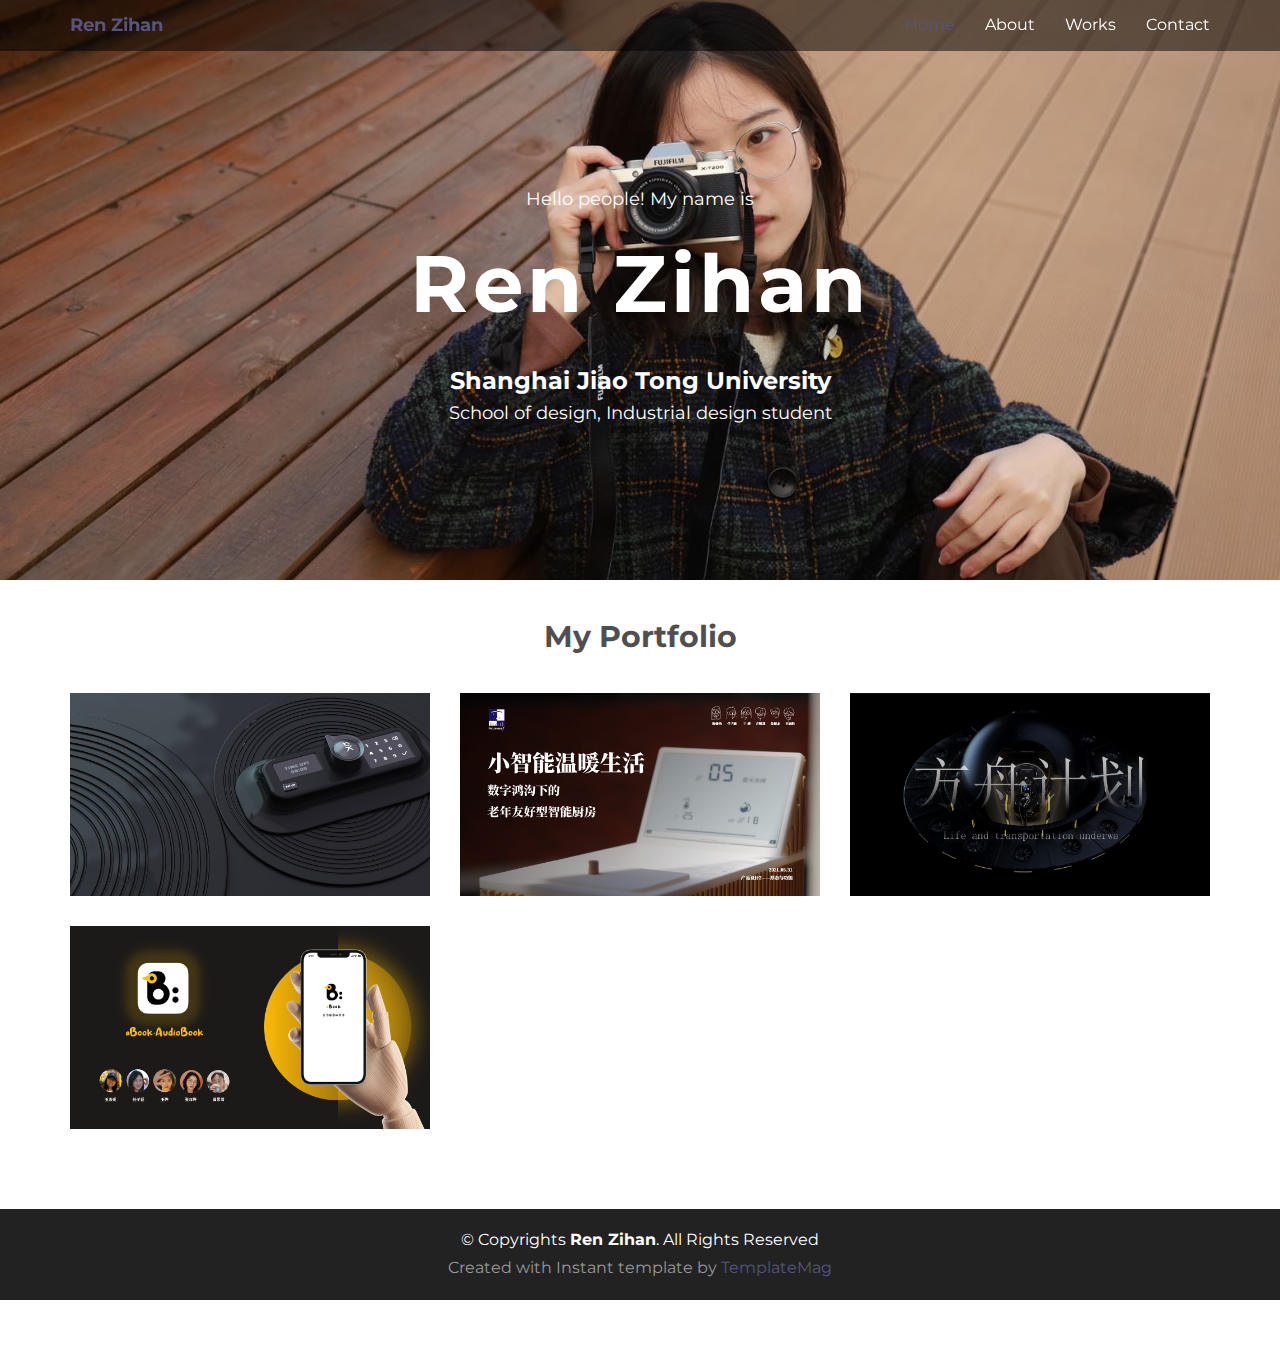
<file: index.html>
<!DOCTYPE html>
<html lang="en">
<head>
  <meta charset="utf-8">
  <title>Ren Zihan - Bootstrap Personal Template</title>
  <meta content="width=device-width, initial-scale=1.0" name="viewport">
  <meta content="" name="keywords">
  <meta content="" name="description">

  <!-- Favicons -->
  <link href="img/favicon.png" rel="icon">
  <link href="img/apple-touch-icon.png" rel="apple-touch-icon">

  <!-- Google Fonts -->
  <link href="https://fonts.googleapis.com/css?family=Montserrat:300,400,500,700" rel="stylesheet">

  <!-- Bootstrap CSS File -->
  <link href="lib/bootstrap/css/bootstrap.min.css" rel="stylesheet">

  <!-- Libraries CSS Files -->
  <link href="lib/font-awesome/css/font-awesome.min.css" rel="stylesheet">

  <!-- Main Stylesheet File -->
  <link href="css/style.css" rel="stylesheet">

  <!-- =======================================================
    Template Name: Instant
    Template URL: https://templatemag.com/instant-bootstrap-personal-template/
    Author: TemplateMag.com
    License: https://templatemag.com/license/
  ======================================================= -->
</head>

<body>

  <!-- Static navbar -->
  <div class="navbar navbar-default navbar-fixed-top" role="navigation">
    <div class="container">
      <div class="navbar-header">
        <button type="button" class="navbar-toggle" data-toggle="collapse" data-target=".navbar-collapse">
            <span class="sr-only">Toggle navigation</span>
            <span class="icon-bar"></span>
            <span class="icon-bar"></span>
            <span class="icon-bar"></span>
          </button>
        <a class="navbar-brand" href="index.html">Ren Zihan</a>
      </div>
      <div class="navbar-collapse collapse">
        <ul class="nav navbar-nav navbar-right">
          <li class="active"><a href="index.html">Home</a></li>
          <li><a href="about.html">About</a></li>
          <li><a href="works.html" class="smoothscroll">Works</a></li>
          <li><a href="contact.html" class="smoothscroll">Contact</a></li>
        </ul>
      </div>
      <!--/.nav-collapse -->
    </div>
  </div>


  <div id="headerwrap">
    <div class="container">
      <div class="row">
        <div class="col-lg-6 col-lg-offset-3">
          <h4>Hello people! My name is</h4>
          <h1>Ren Zihan</h1>
          <h3>Shanghai Jiao Tong University</h3>
		  <h4>School of design, Industrial design student</h4>
        </div>
      </div>
    </div>
    <!-- /container -->
  </div>

  <section id="works"></section>
  <div class="container">
    <div class="row centered mt mb">
      <h2>My Portfolio</h2>

      <div class="col-lg-4 col-md-4 col-sm-4 gallery">
        <a href="works.html"><img src="img/portfolio/folio01.jpg" class="img-responsive"></a>
      </div>
      <div class="col-lg-4 col-md-4 col-sm-4 gallery">
        <a href="works.html"><img src="img/portfolio/folio02.jpg" class="img-responsive"></a>
      </div>
      <div class="col-lg-4 col-md-4 col-sm-4 gallery">
        <a href="works.html"><img src="img/portfolio/folio03.jpg" class="img-responsive"></a>
      </div>
      <div class="col-lg-4 col-md-4 col-sm-4 gallery">
        <a href="works.html"><img src="img/portfolio/folio04.jpg" class="img-responsive"></a>
      </div>
     
    </div>
  </div>

      </div>
    </div>
  </div>

  <div id="copyrights">
    <div class="container">
      <p>
        &copy; Copyrights <strong>Ren Zihan</strong>. All Rights Reserved
      </p>
      <div class="credits">
        <!--
          You are NOT allowed to delete the credit link to TemplateMag with free version.
          You can delete the credit link only if you bought the pro version.
          Buy the pro version with working PHP/AJAX contact form: https://templatemag.com/instant-bootstrap-personal-template/
          Licensing information: https://templatemag.com/license/
        -->
        Created with Instant template by <a href="https://templatemag.com/">TemplateMag</a>
      </div>
    </div>
  </div>
  <!-- / copyrights -->

  <!-- JavaScript Libraries -->
  <script src="lib/jquery/jquery.min.js"></script>
  <script src="lib/bootstrap/js/bootstrap.min.js"></script>
  <script src="lib/php-mail-form/validate.js"></script>

  <!-- Template Main Javascript File -->
  <script src="js/main.js"></script>

</body>
</html>
</file>
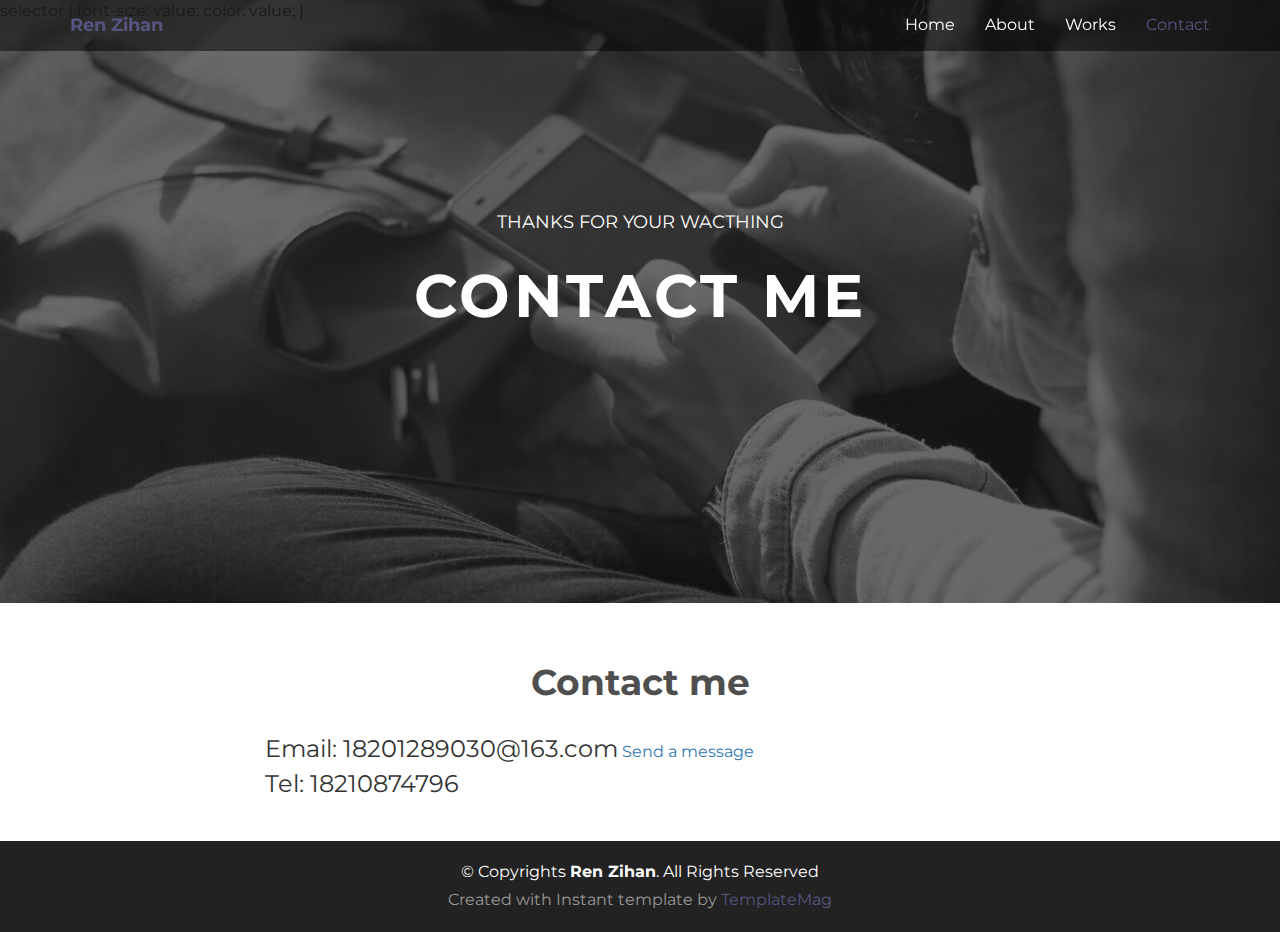
<file: contact.html>
<!DOCTYPE html>
<html lang="en">
<head>
  <meta charset="utf-8">
  <title>Instant - Bootstrap Personal Template</title>
  <meta content="width=device-width, initial-scale=1.0" name="viewport">
  <meta content="" name="keywords">
  <meta content="" name="description">

  <!-- Favicons -->
  <link href="img/favicon.png" rel="icon">
  <link href="img/apple-touch-icon.png" rel="apple-touch-icon">

  <!-- Google Fonts -->
  <link href="https://fonts.googleapis.com/css?family=Montserrat:300,400,500,700" rel="stylesheet">

  <!-- Bootstrap CSS File -->
  <link href="lib/bootstrap/css/bootstrap.min.css" rel="stylesheet">

  <!-- Libraries CSS Files -->
  <link href="lib/font-awesome/css/font-awesome.min.css" rel="stylesheet">

  <!-- Main Stylesheet File -->
  <link href="css/style.css" rel="stylesheet">

  <!-- =======================================================
    Template Name: Instant
    Template URL: https://templatemag.com/instant-bootstrap-personal-template/
    Author: TemplateMag.com
    License: https://templatemag.com/license/
  ======================================================= -->
</head>

<body>

  <!-- Static navbar -->
  <div class="navbar navbar-default navbar-fixed-top" role="navigation">
    <div class="container">
      <div class="navbar-header">
        <button type="button" class="navbar-toggle" data-toggle="collapse" data-target=".navbar-collapse">
            <span class="sr-only">Toggle navigation</span>
            <span class="icon-bar"></span>
            <span class="icon-bar"></span>
            <span class="icon-bar"></span>
          </button>
        <a class="navbar-brand" href="index.html">Ren Zihan</a>
      </div>
      <div class="navbar-collapse collapse">
        <ul class="nav navbar-nav navbar-right">
          <li><a href="index.html">Home</a></li>
          <li><a href="about.html">About</a></li>
          <li><a href="works.html" class="smoothscroll">Works</a></li>
          <li class="active"><a href="contact.html" class="smoothscroll">Contact</a></li>
        </ul>
      </div>
      <!--/.nav-collapse -->
    </div>
  </div>
selector {
     font-size: value;
     color: value;
}

  <div id="contactwrap">
    <div class="container">
      <div class="row">
        <div class="col-lg-6 col-lg-offset-3">
          <h4>THANKS FOR YOUR WACTHING</h4>
          <h1>CONTACT ME</h1>
        </div>
      </div>
    </div>
    <!-- /container -->
  </div>

  <div id="contact">
    <div class="container">
      <div class="row">
        <div class="col-md-8 col-md-offset-2">
          <h2 class="centered">Contact me</h2>
         
		  <font size="5">Email: 18201289030@163.com</font>
		  <a href="mailto:18201289030@163.com">Send a message</a>
		  <br>
		  <font size="5">Tel: 18210874796</font>
      </div>
	  
    </div>
  </div>

  
      </div>
    </div>
  </div>

  <div id="copyrights">
    <div class="container">
      <p>
        &copy; Copyrights <strong>Ren Zihan</strong>. All Rights Reserved
      </p>
      <div class="credits">
        <!--
          You are NOT allowed to delete the credit link to TemplateMag with free version.
          You can delete the credit link only if you bought the pro version.
          Buy the pro version with working PHP/AJAX contact form: https://templatemag.com/instant-bootstrap-personal-template/
          Licensing information: https://templatemag.com/license/
        -->
        Created with Instant template by <a href="https://templatemag.com/">TemplateMag</a>
      </div>
    </div>
  </div>
  <!-- / copyrights -->

  <!-- JavaScript Libraries -->
  <script src="lib/jquery/jquery.min.js"></script>
  <script src="lib/bootstrap/js/bootstrap.min.js"></script>
  <script src="lib/php-mail-form/validate.js"></script>

  <!-- Template Main Javascript File -->
  <script src="js/main.js"></script>

</body>
</html>
</file>
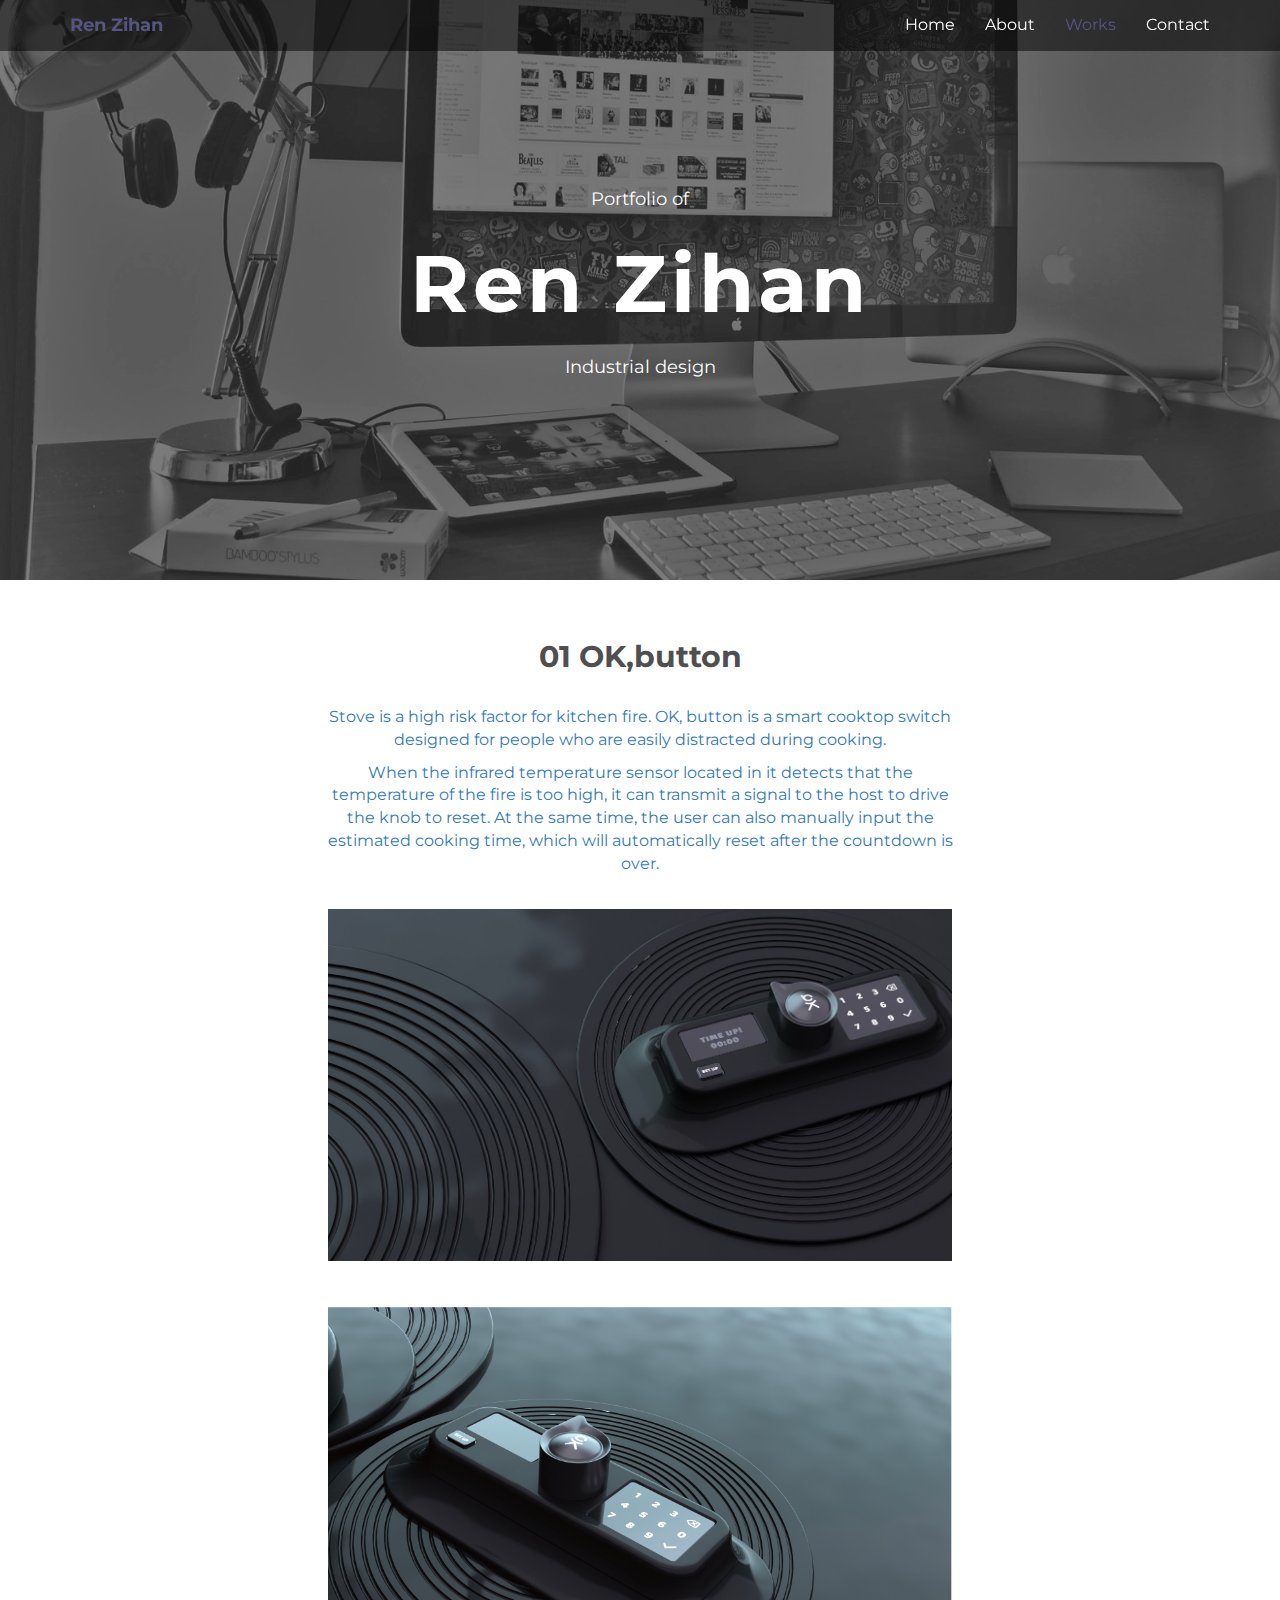
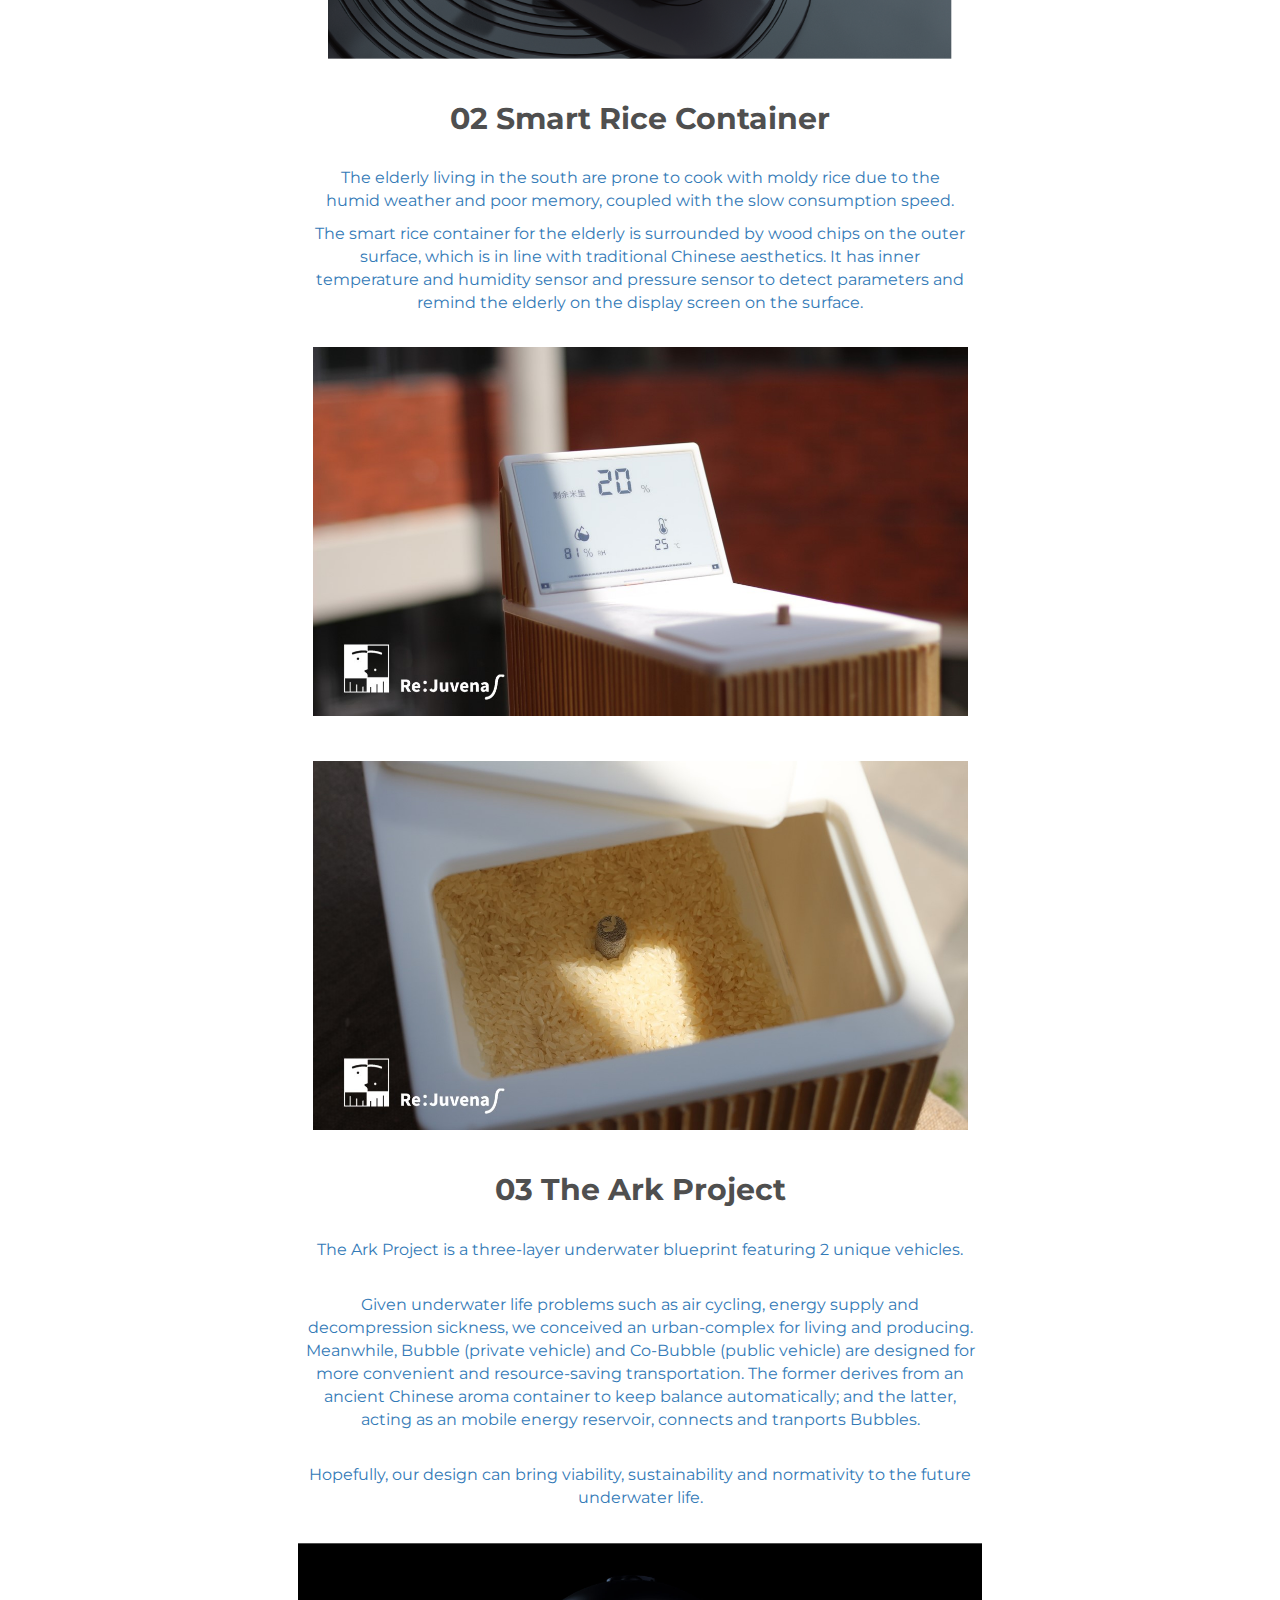
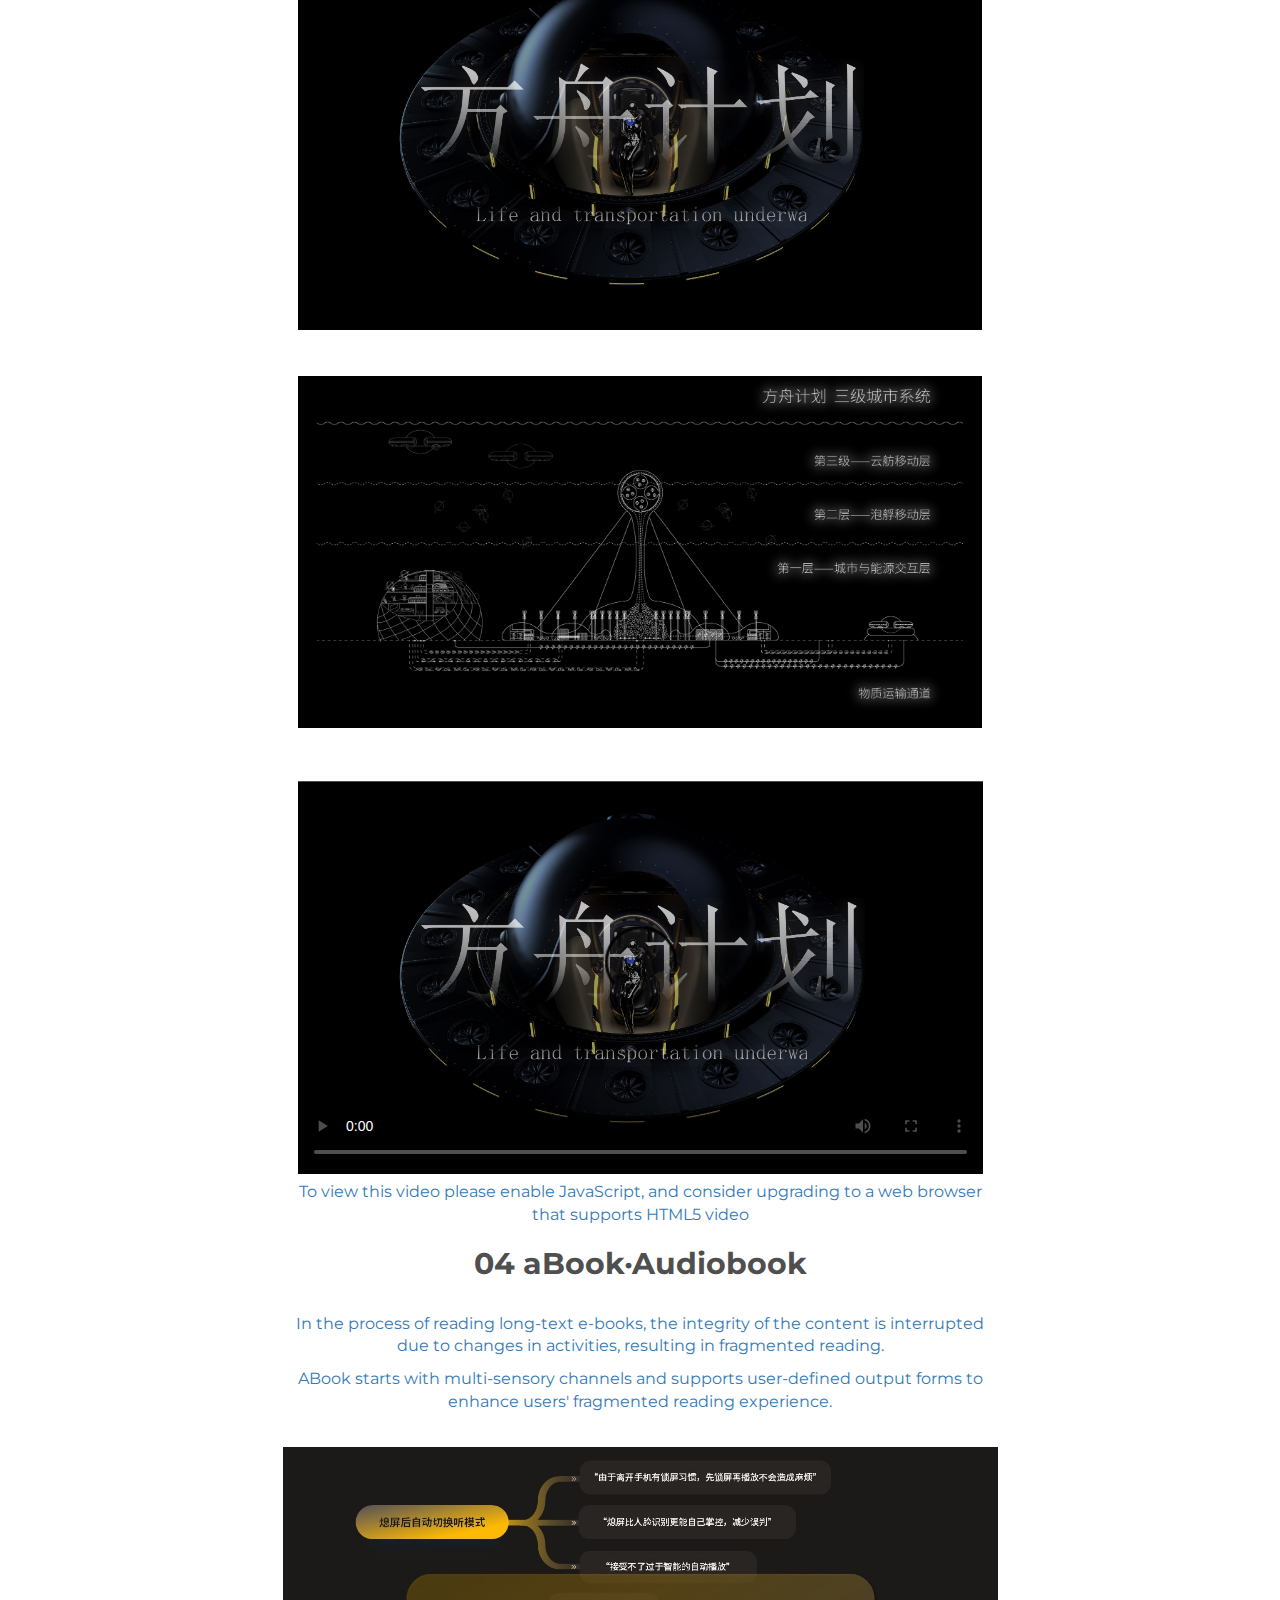
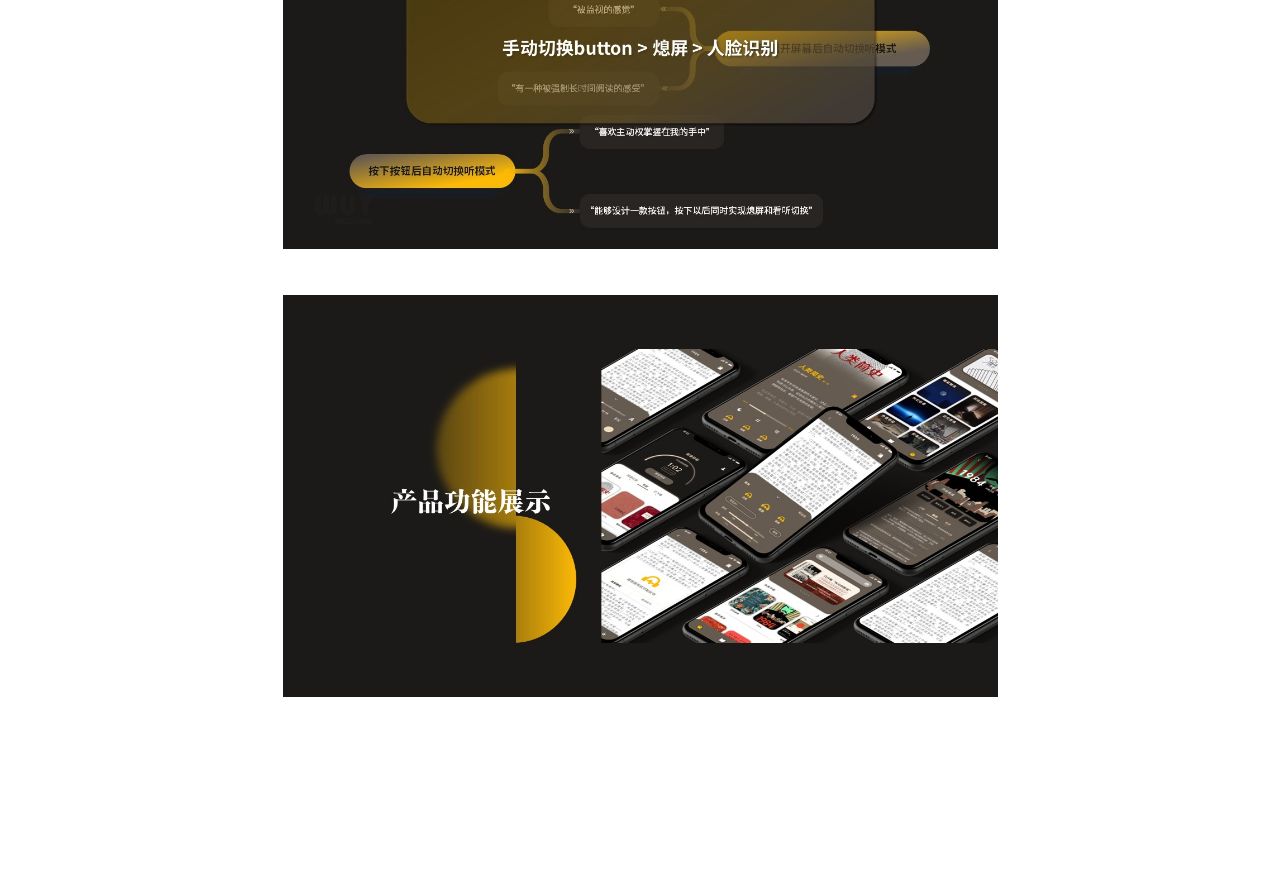
<file: works.html>
<!DOCTYPE html>
<html lang="en">
<head>
  <meta charset="utf-8">
  <title>Ren Zihan - Bootstrap Personal Template</title>
  <meta content="width=device-width, initial-scale=1.0" name="viewport">
  <meta content="" name="keywords">
  <meta content="" name="description">

  <!-- Favicons -->
  <link href="img/favicon.png" rel="icon">
  <link href="img/apple-touch-icon.png" rel="apple-touch-icon">

  <!-- Google Fonts -->
  <link href="https://fonts.googleapis.com/css?family=Montserrat:300,400,500,700" rel="stylesheet">

  <!-- Bootstrap CSS File -->
  <link href="lib/bootstrap/css/bootstrap.min.css" rel="stylesheet">

  <!-- Libraries CSS Files -->
  <link href="lib/font-awesome/css/font-awesome.min.css" rel="stylesheet">

  <!-- Main Stylesheet File -->
  <link href="css/style.css" rel="stylesheet">

  <!-- =======================================================
    Template Name: Instant
    Template URL: https://templatemag.com/instant-bootstrap-personal-template/
    Author: TemplateMag.com
    License: https://templatemag.com/license/
  ======================================================= -->
</head>

<body>


  <!-- Static navbar -->
  <div class="navbar navbar-default navbar-fixed-top" role="navigation">
    <div class="container">
      <div class="navbar-header">
        <button type="button" class="navbar-toggle" data-toggle="collapse" data-target=".navbar-collapse">
            <span class="sr-only">Toggle navigation</span>
            <span class="icon-bar"></span>
            <span class="icon-bar"></span>
            <span class="icon-bar"></span>
          </button>
        <a class="navbar-brand" href="index.html">Ren Zihan</a>
      </div>
      <div class="navbar-collapse collapse">
        <ul class="nav navbar-nav navbar-right">
          <li><a href="index.html">Home</a></li>
          <li><a href="about.html">About</a></li>
          <li class="active"><a href="works.html" class="smoothscroll">Works</a></li>
          <li><a href="contact.html" class="smoothscroll">Contact</a></li>
        </ul>
      </div>
      <!--/.nav-collapse -->
    </div>
  </div>


  <div id="workwrap">
    <div class="container">
      <div class="row">
        <div class="col-lg-6 col-lg-offset-3">
          <h4>Portfolio of </h4>
          <h1>Ren Zihan</h1>
          <h4>Industrial design</h4>
        </div>
      </div>
    </div>
    <!-- /container -->
  </div>

  <section id="works"></section>
  <div class="container">
    <div class="row centered mt mb">
      <div class="col-lg-8 col-lg-offset-2">
      <div class="col-lg-10 col-lg-offset-1 mt">
		  
		    <!--/.ok button -->
		
		<h2>01 OK,button</h2>
		<br>
		<div class="row centered">
        <a href="ahm7t-tfqa3.html" >
		
		  <p>Stove is a high risk factor for kitchen fire. OK, button is a smart cooktop switch designed for people who are easily distracted during cooking. 
		  <p>When the infrared temperature sensor located in it detects that the temperature of the fire is too high, it can transmit a signal to the host to drive the knob to reset. At the same time, the user can also manually input the estimated cooking time, which will automatically reset after the countdown is over.</p>
		  <br>
		  <img class="img-responsive" src="img/pr01.jpg" >
		   <br>
		   <br>
		   <img class="img-responsive" src="img/pr02.png">
		  <br>
		  
		     <!--/.智能米缸 -->
			 <body>
			 <a href="a3j9s-hkp62.html" >
		  <h2>02 Smart Rice Container</h2>
		  <br>
		  
		  <div class="row centered">
		  <a href="a3j9s-hkp62.html" >
			  <p>The elderly living in the south are prone to cook with moldy rice due to the humid weather and poor memory, coupled with the slow consumption speed. 
			  <p>The smart rice container for the elderly is surrounded by wood chips on the outer surface, which is in line with traditional Chinese aesthetics. It has inner temperature and humidity sensor and pressure sensor to detect parameters and remind the elderly on the display screen on the surface.</p>
		<br>
        <img class="img-responsive" src="img/pr03.jpg" >
		<br>
		<br>
		<img class="img-responsive" src="img/pr04.jpg" >
		<body>
		<br>
		<body>
			
         <!--/.The Ark project -->
			 <a href="https://youtu.be/o1PnNMrVeL4" >
		  <h2>03 The Ark Project</h2>
		  <br>
		  
		  <div class="row centered">
		  <a href="https://youtu.be/o1PnNMrVeL4" >
			  <p>The Ark Project is a three-layer underwater blueprint featuring 2 unique vehicles.
			  <p>
<br/>Given underwater life problems such as air cycling, energy supply and decompression sickness, we conceived an urban-complex for living and producing. Meanwhile, Bubble (private vehicle) and Co-Bubble (public vehicle) are designed for more convenient and resource-saving transportation. The former derives from an ancient Chinese aroma container to keep balance automatically; and the latter, acting as an mobile energy reservoir, connects and tranports Bubbles.
<p>
    <br/>Hopefully, our design can bring viability, sustainability and normativity to the future underwater life.</p>
		<br>
        <img class="img-responsive" src="img/pr05.jpg" >
		<br>
		<br>
		<img class="img-responsive" src="img/pr06.png" >
		<br>
		<br>
		<head>
		  <link href="https://vjs.zencdn.net/7.19.2/video-js.css" rel="stylesheet" />
		
		  <!-- If you'd like to support IE8 (for Video.js versions prior to v7) -->
		  <!-- <script src="https://vjs.zencdn.net/ie8/1.1.2/videojs-ie8.min.js"></script> -->
		</head>
		
		<body>
		  <video
		    id="video"
		    class="video-js"
		    controls
		    preload="auto"
		    width="685"
		    height="400"
		    poster="pr05.jpg"
		    data-setup="{}"
		  >
		    <source src="video.mp4" type="video/mp4" />
		   
		    <p class="vjs-no-js">
		      To view this video please enable JavaScript, and consider upgrading to a
		      web browser that
		      <a href="https://videojs.com/html5-video-support/" target="_blank"
		        >supports HTML5 video</a
		      >
		    </p>
		  </video>
		
		  <script src="https://vjs.zencdn.net/7.19.2/video.min.js"></script>
		</body>
		
		<!--/.aBook-->
			 <a href="ahhtr-lm6ww.html" >
		  <h2>04 aBook·Audiobook</h2>
		  <br>
		  
		  <div class="row centered">
		  <a href="ahhtr-lm6ww.html" >
			  <p>In the process of reading long-text e-books, the integrity of the content is interrupted due to changes in activities, resulting in fragmented reading. <p>ABook starts with multi-sensory channels and supports user-defined output forms to enhance users' fragmented reading experience.</p>
		<br>
		<img class="img-responsive" src="img/pr07.jpg" >
		<br>
		<br>
		<img class="img-responsive" src="img/pr08.jpg" >
		<br>
		
		
    </div>
  </div>

  

      </div>
    </div>
  </div>
</file>
<file: css/style.css>
/**
* Template Name: Instant
* Template URL: https://templatemag.com/instant-bootstrap-personal-template/
* Author: TemplateMag.com
* License: https://templatemag.com/license/
*/

/* ==========================================================================
   Base Styles, Bootstrap Modifications & Fonts Import
   ========================================================================== */


::-moz-selection {
    background: #f2c2c9;
    color: #a4003a;
    text-shadow: none;
}

::selection {
    background: #55557f;
    color: #a4003a;
    text-shadow: none;
}

/*
 * A better looking default horizontal rule
 */

 hr {
    display: block;
    height: 1px;
    border: 0;
    border-top: 1px solid #ccc;
    margin: 1em 0;
    padding: 0;
}

.centered {
	text-align: center
}

.mt {
	margin-top: 20px;
}

.mb {
	margin-bottom: 80px;
}

/* ==========================================================================
   General styles
   ========================================================================== */


body {
    font-family: 'Montserrat', sans-serif;
    font-weight: 400;
    font-size: 16px;

    -webkit-font-smoothing: antialiased;
    -webkit-overflow-scrolling: touch;
}

h1, h3, h4, h5, h6 {
	font-weight: 700;
    color: #ffffff;
}

h2 {
	font-weight: 700;
    color: #4f4f4f;
}

h7{
	font-weight: 700;
	color: #000000;
}

.navbar-brand {
	font-weight: 700;
}

.navbar-default .navbar-brand, .navbar-default .navbar-brand:hover {
	color: #55557f;
}

.navbar-default {
	border-color: transparent;
  background-color: rgba(0, 0, 0, 0.5);
}

.navbar-default .navbar-nav > .active > a, .navbar-default .navbar-nav > .active > a:hover, .navbar-default .navbar-nav > .active > a:focus {
	color: #55557f;
	background-color: transparent;
}

.navbar-default .navbar-nav > li > a {
	color: #fff;
}

.navbar-default .navbar-nav > li > a:hover, .navbar-default .navbar-nav > li > a:focus {
	color: #1abc9c;
}

.navbar-default .navbar-toggle {
  border: none;
  border-color: #fff;
}

.navbar-default .navbar-toggle:hover {
  background: #666;
}

.navbar-default .navbar-toggle .icon-bar {
  background-color: #fff;
}
/* ==========================================================================
   Wrap Sections
   ========================================================================== */

#headerwrap {
	background: url(../img/back.jpg) no-repeat center top;
	margin-top: -70px;
	padding-top: 250px;
	text-align:center;
	background-attachment: relative;
	background-position: center center;
	min-height: 650px;
	width: 100%;

    -webkit-background-size: 100%;
    -moz-background-size: 100%;
    -o-background-size: 100%;
    background-size: 100%;

    -webkit-background-size: cover;
    -moz-background-size: cover;
    -o-background-size: cover;
    background-size: cover;
}

#headerwrap h1 {
	color:#ffffff;
	padding-top: 10px;
	padding-bottom: 20px;
	letter-spacing: 4px;
	font-size: 80px;
	font-weight: bold;
}

#headerwrap h4 {
	font-weight: 400;
	color: #ffffff
}

#headerwrap h7 {
	font-weight: 400;
	color: #000000
}

@media (max-width: 768px) {
  #headerwrap {
    padding-top: 180px;
  }
}

#social {
	padding-top: 50px;
	padding-bottom: 50px;
	background-color: #f2f2f2;
}

#social i {
	font-size: 40px;
	color: #4a4a4a
}

#social i:hover {
	color: #1abc9c
}

#footerwrap {
	padding-top: 70px;
	padding-bottom: 50px;
	background-color: #2f2f2f;
}

#footerwrap p {
	color: #f2f2f2;
	margin-left: 10px;
}

#workwrap {
	background: url(../img/work.jpg) no-repeat center top;
	margin-top: -70px;
	padding-top: 250px;
	text-align:center;
	background-attachment: relative;
	background-position: center center;
	min-height: 650px;
	width: 100%;

    -webkit-background-size: 100%;
    -moz-background-size: 100%;
    -o-background-size: 100%;
    background-size: 100%;

    -webkit-background-size: cover;
    -moz-background-size: cover;
    -o-background-size: cover;
    background-size: cover;
}

#workwrap h1 {
	color:#ffffff;
	padding-top: 10px;
	padding-bottom: 20px;
	letter-spacing: 4px;
	font-size: 80px;
	font-weight: bold;
}

#workwrap h4 {
	font-weight: 400;
	color: #ffffff
}

#aboutwrap {
	background: url(../img/about.jpg) no-repeat center top;
	margin-top: -70px;
	padding-top: 250px;
	text-align:center;
	background-attachment: relative;
	background-position: center center;
	min-height: 550px;
	width: 100%;

    -webkit-background-size: 100%;
    -moz-background-size: 100%;
    -o-background-size: 100%;
    background-size: 100%;

    -webkit-background-size: cover;
    -moz-background-size: cover;
    -o-background-size: cover;
    background-size: cover;
}


/* Gallery */
.gallery {
	margin-top: 30px;
}

.gallery img:hover {
	opacity: 0.4;
}


/* Contact Form */

#contactwrap {
	background: url(../img/contact.jpg) no-repeat center top;
	margin-top: -70px;
	padding-top: 250px;
	text-align:center;
	background-attachment: relative;
	background-position: center center;
	min-height: 650px;
	width: 100%;
  background-size: 100%;
  background-size: cover;
}

#contactwrap h1 {
	color:#ffffff;
	padding-top: 10px;
	padding-bottom: 20px;
	letter-spacing: 4px;
	font-size: 60px;
	font-weight: bold;
}

#contactwrap h4 {
	font-weight: 400;
	color: #ffffff
}

#contact {
  padding: 40px 0;
}

#contact h2 {
  font-size: 36px;
  margin-bottom: 30px;
}

.contact-form label {
   color: #999;
}

.contact-form input, .contact-form textarea {
  padding: 10px 12px;
  border-radius: 0;
  box-shadow: none;
  font-size: 14px;
  height: auto;
}

.contact-form .form-send {
  text-align: center;
}

.contact-form .form-send button  {
  background: #55557f;
  border: 0;
  padding: 14px 40px;
  color: #fff;
  transition: 0.4s;
  cursor: pointer;
  font-size: 16px;
  margin-top: 15px;
}

.contact-form .form-send button:hover {
  background: #55557f;
}

.contact-form .validate {
  display: none;
  color: red;
  margin: 0 0 15px 0;
  font-weight: 400;
  font-size: 13px;
}

.contact-form .loading {
  display: none;
  color: #555;
  background: #fff;
  text-align: center;
  padding: 15px;
  margin: 15px 0;
}

.contact-form .loading:before {
  content: "";
  display: inline-block;
  border-radius: 50%;
  width: 24px;
  height: 24px;
  border: 3px solid #55557f;
  border-top-color: #eee;
  -webkit-animation: animate-loading 1s linear infinite;
  animation: animate-loading 1s linear infinite;
}

@-webkit-keyframes animate-loading {
  0% {
    -webkit-transform: rotate(0deg);
    transform: rotate(0deg);
  }

  100% {
    -webkit-transform: rotate(360deg);
    transform: rotate(360deg);
  }
}

@keyframes animate-loading {
  0% {
    -webkit-transform: rotate(0deg);
    transform: rotate(0deg);
  }

  100% {
    -webkit-transform: rotate(360deg);
    transform: rotate(360deg);
  }
}

.contact-form .error-message {
  display: none;
  color: #fff;
  background: #ed3c0d;
  text-align: center;
  padding: 15px;
  font-weight: 600;
  margin: 15px 0;
}

.contact-form .sent-message {
  display: none;
  color: #fff;
  background: #18d26e;
  text-align: center;
  padding: 15px;
  font-weight: 600;
  margin: 15px 0;
}

/* Copyrights */

#copyrights {
  background: #222222;
  padding: 20px 0;
  text-align: center;
}

#copyrights p {
  margin-bottom: 5px;
  color: #fff;
}

#copyrights a {
  color: #55557f;
}

.credits {
  color: #999;
}
</file>
